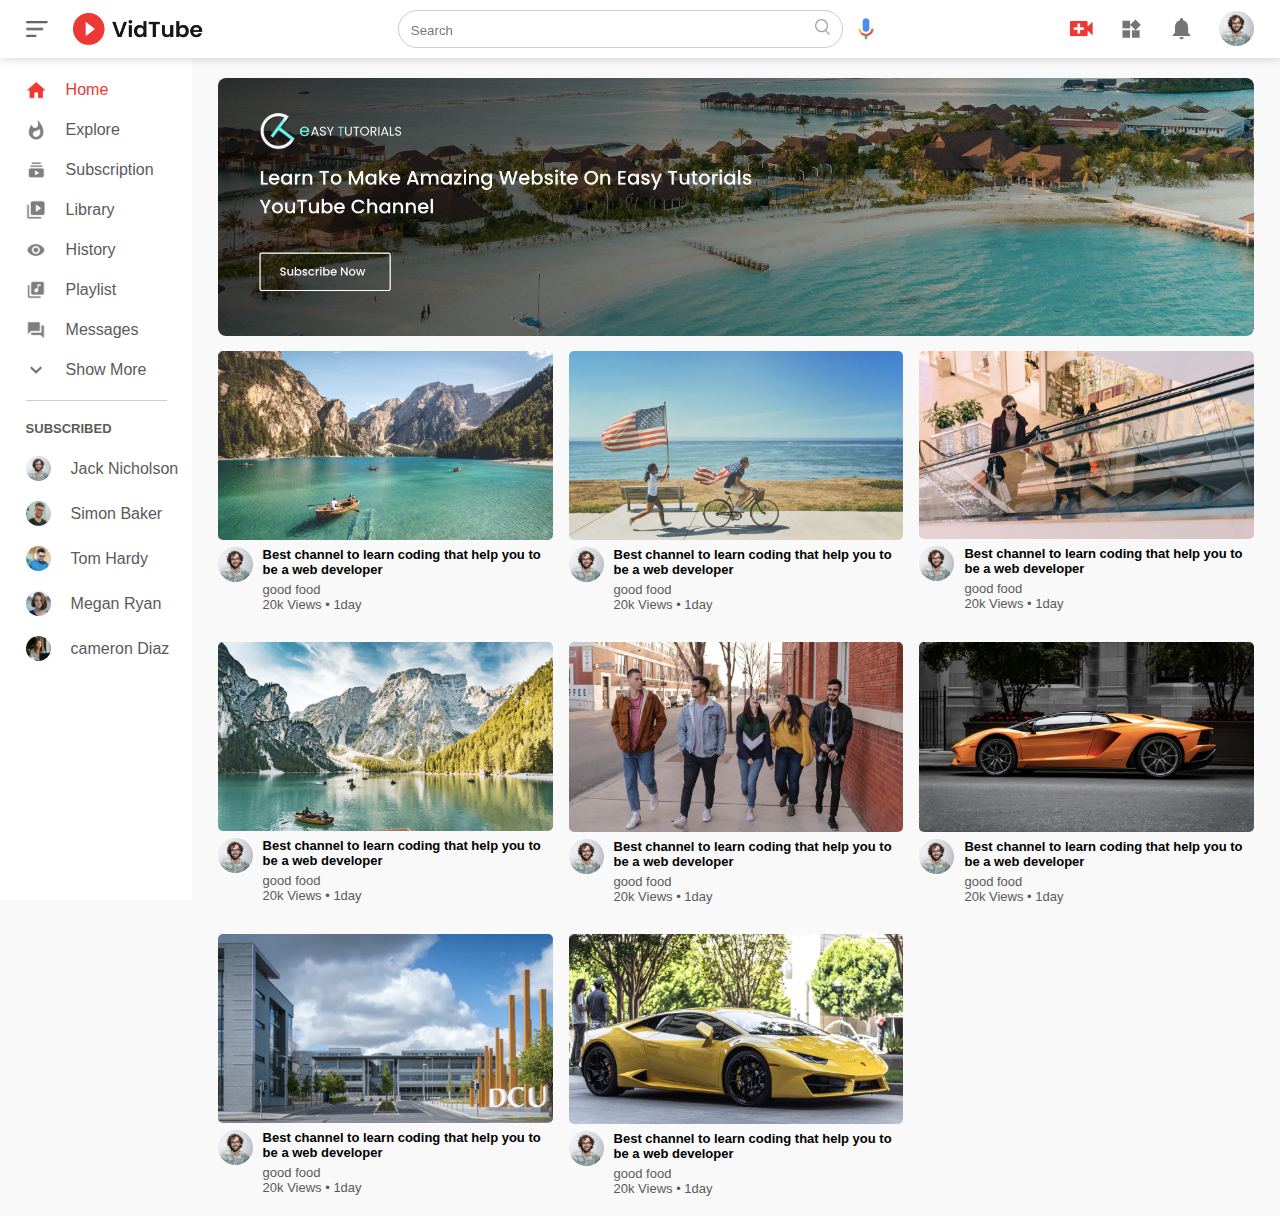
<file: index.html>
<html lang="en">
<head>
	<meta charset="UTF-8">
	<meta http-equiv="X-UA-Compatible" content="IE=edge">
	<meta name="viewport" content="width=device-width, initial-scale=1.0">
	<title>meke website like youtube</title>
	<link rel="stylesheet" href="style.css">
</head>
<body>
	


		<nav class="flex-div">

			<div class="nav-left flex-div">
				<img src="img/menu.png" class="menu-icon">
				<img src="img/logo.png"class="logo">
			</div>

			<div class="nav-middle flex-div">
				<div class="search-box flex-box">
					<input type="text" placeholder="Search">
					<img src="img/search.png" >
				</div>
				<img src="img/voice-search.png" class="mic-iocn">
			</div>

			<div class="nav-right flex-div">
				<img src="img/upload.png" >
				<img src="img/more.png" >
				<img src="img/notification.png" >
				<img src="img/Jack.png" class="user-icon">
			</div>

		</nav>
<!-- sidebar -->
<div class="sidebar">
	<div class="shortcut-links">
		<a href=""><img src="img/home.png" ><p>Home</p></a>
		<a href=""><img src="img/explore.png" ><p>Explore</p></a>
		<a href=""><img src="img/subscriprion.png" ><p>Subscription</p></a>
		<a href=""><img src="img/library.png" ><p>Library</p></a>
		<a href=""><img src="img/history.png" ><p>History</p></a>
		<a href=""><img src="img/playlist.png" ><p>Playlist</p></a>
		<a href=""><img src="img/messages.png" ><p>Messages</p></a>
		<a href=""><img src="img/show-more.png" ><p>Show More</p></a>
		<hr>
	</div>
	<div class="subscribed-list">
		<h3>SUBSCRIBED</h3>
		<a href=""><img src="img/Jack.png"><p>Jack Nicholson</p></a>
		<a href=""><img src="img/simon.png"><p>Simon Baker</p></a>
		<a href=""><img src="img/tom.png"><p>Tom Hardy</p></a>
		<a href=""><img src="img/megan.png"><p>Megan Ryan</p></a>
		<a href=""><img src="img/cameron.png"><p>cameron Diaz</p></a>
	</div>
</div>

<!-- main -->
<div class="container">

	<div class="banner">
		<img src="img/banner.png">
	</div>

	<div class="list-container">
		<div class="vid-list">
			<a href="play-vidio.html"><img src="img/thumbnail1.png" class="thumbnail"></a>
			<div class="flex-div">
				<img src="img/Jack.png" >
				<div class="vid-info">
					<a href="">Best channel to learn coding that help you to be a web developer</a>
					<p>good food</p>
					<p>20k Views &bull; 1day</p>
				</div>
			</div>
		</div>

		<div class="vid-list">
			<a href=""><img src="img/thumbnail2.png" class="thumbnail"></a>
			<div class="flex-div">
				<img src="img/Jack.png" >
				<div class="vid-info">
					<a href="">Best channel to learn coding that help you to be a web developer</a>
					<p>good food</p>
					<p>20k Views &bull; 1day</p>
				</div>
			</div>
		</div>

		<div class="vid-list">
			<a href=""><img src="img/thumbnail3.png" class="thumbnail"></a>
			<div class="flex-div">
				<img src="img/Jack.png" >
				<div class="vid-info">
					<a href="">Best channel to learn coding that help you to be a web developer</a>
					<p>good food</p>
					<p>20k Views &bull; 1day</p>
				</div>
			</div>
		</div>

		<div class="vid-list">
			<a href=""><img src="img/thumbnail4.png" class="thumbnail"></a>
			<div class="flex-div">
				<img src="img/Jack.png" >
				<div class="vid-info">
					<a href="">Best channel to learn coding that help you to be a web developer</a>
					<p>good food</p>
					<p>20k Views &bull; 1day</p>
				</div>
			</div>
		</div>

		<div class="vid-list">
			<a href=""><img src="img/thumbnail5.png" class="thumbnail"></a>
			<div class="flex-div">
				<img src="img/Jack.png" >
				<div class="vid-info">
					<a href="">Best channel to learn coding that help you to be a web developer</a>
					<p>good food</p>
					<p>20k Views &bull; 1day</p>
				</div>
			</div>
		</div>

		<div class="vid-list">
			<a href=""><img src="img/thumbnail6.png" class="thumbnail"></a>
			<div class="flex-div">
				<img src="img/Jack.png" >
				<div class="vid-info">
					<a href="">Best channel to learn coding that help you to be a web developer</a>
					<p>good food</p>
					<p>20k Views &bull; 1day</p>
				</div>
			</div>
		</div>

		<div class="vid-list">
			<a href=""><img src="img/thumbnail7.png" class="thumbnail"></a>
			<div class="flex-div">
				<img src="img/Jack.png" >
				<div class="vid-info">
					<a href="">Best channel to learn coding that help you to be a web developer</a>
					<p>good food</p>
					<p>20k Views &bull; 1day</p>
				</div>
			</div>
		</div>

		<div class="vid-list">
			<a href=""><img src="img/thumbnail8.png" class="thumbnail"></a>
			<div class="flex-div">
				<img src="img/Jack.png" >
				<div class="vid-info">
					<a href="">Best channel to learn coding that help you to be a web developer</a>
					<p>good food</p>
					<p>20k Views &bull; 1day</p>
				</div>
			</div>
		</div>

	</div>

</div>


<script src="main.js"></script>
</body>
</html>
</file>
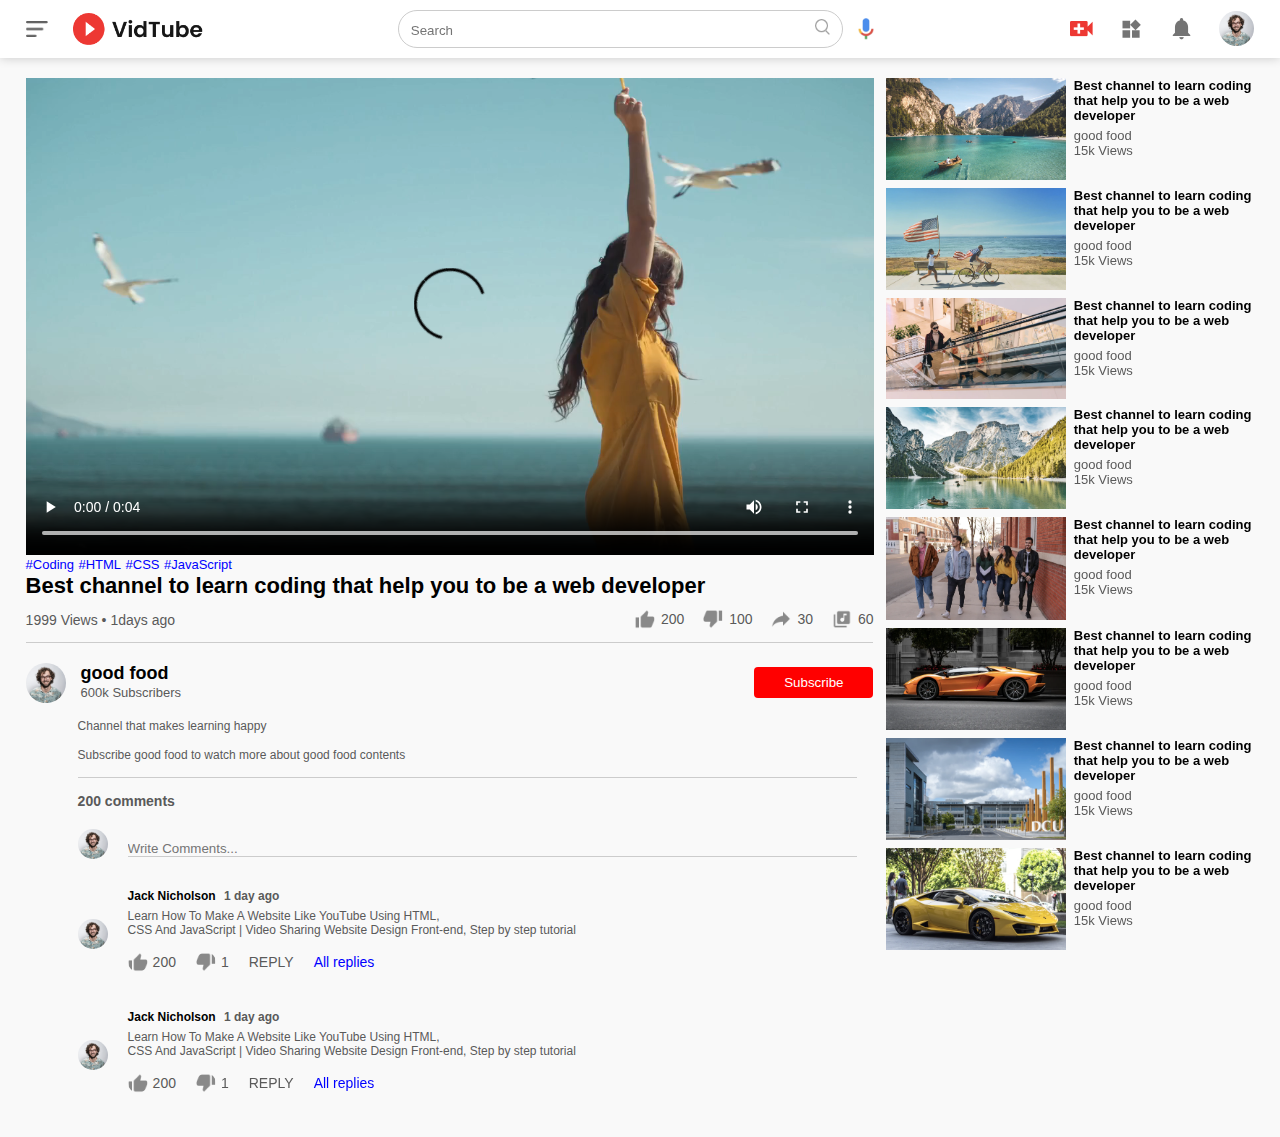
<file: play-vidio.html>
<html lang="en">
<head>
	<meta charset="UTF-8">
	<meta http-equiv="X-UA-Compatible" content="IE=edge">
	<meta name="viewport" content="width=device-width, initial-scale=1.0">
	<title>Play Vidio</title>
	<link rel="stylesheet" href="style.css">
</head>
<body>

	<nav class="flex-div">

		<div class="nav-left flex-div">
			<img src="img/menu.png" class="menu-icon">
			<img src="img/logo.png"class="logo">
		</div>

		<div class="nav-middle flex-div">
			<div class="search-box flex-box">
				<input type="text" placeholder="Search">
				<img src="img/search.png" >
			</div>
			<img src="img/voice-search.png" class="mic-iocn">
		</div>

		<div class="nav-right flex-div">
			<img src="img/upload.png" >
			<img src="img/more.png" >
			<img src="img/notification.png" >
			<img src="img/Jack.png" class="user-icon">
		</div>

	</nav>

	<div class="container play-container">
		<div class="row">
			<div class="play-video">
				<video controls autoplay>
					<source src="img/video.mp4" type="video/mp4">
				</video>
				<div class="tags">
					<a href="">#Coding</a> <a href="">#HTML</a> <a href="">#CSS</a> <a href="">#JavaScript</a>
				</div>
				<h3>Best channel to learn coding that help you to be a web developer</h3>
				<div class="play-video-info">
					<p>1999 Views &bull; 1days ago</p>
					<div>
						<a href=""><img src="img/like.png" >200</a>
						<a href=""><img src="img/dislike.png" >100</a>
						<a href=""><img src="img/share.png" >30</a>
						<a href=""><img src="img/save.png" >60</a>
					</div>
				</div>
				<hr>
				<div class="plublisher">
					<img src="img/Jack.png" >
					<div>
						<p>good food</p>
						<span>600k Subscribers</span>
					</div>
					<button type="button">Subscribe</button>
				</div>
				<div class="vid-description">
					<p>Channel that makes learning happy</p>
					<p>Subscribe good food to watch more about good food contents</p>
				<hr>
				<h4>200 comments</h4>

				<div class="add-comment">
					<img src="img/Jack.png" >
					<input type="text" placeholder="Write Comments...">
				</div>
				<div class="old-comment">
					<img src="img/Jack.png">
					<div>
						<h3>Jack Nicholson <span>1 day ago</span></h3>
						<p>Learn How To Make A Website Like YouTube Using HTML,<br> CSS And JavaScript | Video Sharing Website Design Front-end, Step by step tutorial</p>
						<div class="acomment-action">
							<img src="img/like.png" >
							<span>200</span>
							<img src="img/dislike.png">
							<span>1</span>
							<span>REPLY</span>
							<a href="">All replies</a>
						</div>
					</div>
				</div>

				<div class="old-comment">
					<img src="img/Jack.png">
					<div>
						<h3>Jack Nicholson <span>1 day ago</span></h3>
						<p>Learn How To Make A Website Like YouTube Using HTML,<br> CSS And JavaScript | Video Sharing Website Design Front-end, Step by step tutorial</p>
						<div class="acomment-action">
							<img src="img/like.png" >
							<span>200</span>
							<img src="img/dislike.png">
							<span>1</span>
							<span>REPLY</span>
							<a href="">All replies</a>
						</div>
					</div>
				</div>
				
				</div>

			</div>
			<div class="right-sidebar">

				<div class="side-video-list">
					<a href="" class="small-thumbnail"><img src="img/thumbnail1.png" ></a>
					<div class="vid-info">
						<a href="">Best channel to learn coding that help you to be a web developer</a>
						<p>good food</p>
						<p>15k Views</p>
					</div>
				</div>

				<div class="side-video-list">
					<a href="" class="small-thumbnail"><img src="img/thumbnail2.png" ></a>
					<div class="vid-info">
						<a href="">Best channel to learn coding that help you to be a web developer</a>
						<p>good food</p>
						<p>15k Views</p>
					</div>
				</div>

				<div class="side-video-list">
					<a href="" class="small-thumbnail"><img src="img/thumbnail3.png" ></a>
					<div class="vid-info">
						<a href="">Best channel to learn coding that help you to be a web developer</a>
						<p>good food</p>
						<p>15k Views</p>
					</div>
				</div>

				<div class="side-video-list">
					<a href="" class="small-thumbnail"><img src="img/thumbnail4.png" ></a>
					<div class="vid-info">
						<a href="">Best channel to learn coding that help you to be a web developer</a>
						<p>good food</p>
						<p>15k Views</p>
					</div>
				</div>

				<div class="side-video-list">
					<a href="" class="small-thumbnail"><img src="img/thumbnail5.png" ></a>
					<div class="vid-info">
						<a href="">Best channel to learn coding that help you to be a web developer</a>
						<p>good food</p>
						<p>15k Views</p>
					</div>
				</div>

				<div class="side-video-list">
					<a href="" class="small-thumbnail"><img src="img/thumbnail6.png" ></a>
					<div class="vid-info">
						<a href="">Best channel to learn coding that help you to be a web developer</a>
						<p>good food</p>
						<p>15k Views</p>
					</div>
				</div>

				<div class="side-video-list">
					<a href="" class="small-thumbnail"><img src="img/thumbnail7.png" ></a>
					<div class="vid-info">
						<a href="">Best channel to learn coding that help you to be a web developer</a>
						<p>good food</p>
						<p>15k Views</p>
					</div>
				</div>

				<div class="side-video-list">
					<a href="" class="small-thumbnail"><img src="img/thumbnail8.png" ></a>
					<div class="vid-info">
						<a href="">Best channel to learn coding that help you to be a web developer</a>
						<p>good food</p>
						<p>15k Views</p>
					</div>
				</div>
				
			</div>
		</div>
	</div>
</body>
</html>
</file>
<file: style.css>
*{
	margin: 0;
	padding: 0;
	font-family: 'poppins', sans-serif;
	box-sizing: border-box;
}

a{
	text-decoration: none;
	color: #5a5a5a;
}

img{
	cursor: pointer;
}

.flex-div{
	display: flex;
	align-items: center;
}

nav{
	padding: 10px 2%;
	justify-content: space-between;
	box-shadow: 0 0 10px rgba(0, 0, 0, 0.2);
	background: #fff;
	position: sticky;
	top: 0;
	z-index: 10;
}

.nav-right img{
	width: 25px;
	margin-right: 25px;
}

.nav-right .user-icon{
	width: 35px;
	border-radius: 50%;
	margin-right: 0;
}

.nav-left .menu-icon{
	width: 22px;
	margin-right: 25px;
}

.nav-left .logo{
	width: 130px;
}

.nav-middle .mic-iocn{
	width: 16px;
}

.nav-middle .search-box{
	border: 1px solid #ccc;
	margin-right: 15px;
	padding: 8px 12px;
	border-radius: 25px;
}

.nav-middle .search-box input{
	width: 400px;
	border: 0;
	outline: 0;
	background: transparent;
}

.nav-middle .search-box img{
	width: 15px;
}
/* -------------sidebar------------ */
.sidebar{
	background: #fff;
	width: 15%;
	height: 100vh;
	position: fixed;
	top: 0;
	padding-left: 2%;
	padding-top: 80px;
}

.shortcut-links a img{
	width: 20px;
	margin-right: 20px;
}

.shortcut-links a{
	display: flex;
	align-items: center;
	margin-bottom: 20px;
	width: fit-content;
	flex-wrap: wrap;
}

.shortcut-links a:first-child{
	color: #ed3833;
}

.sidebar hr{
	border: 0;
	height: 1px;
	background: #ccc;
	width: 85%;
}

.subscribed-list h3{
	font-size: 13px;
	margin: 20px 0;
	color: #5a5a5a;
}

.subscribed-list a{
	display: flex;
	align-items: center;
	width: fit-content;
	margin-bottom: 20px;
	flex-wrap: wrap;
}

.subscribed-list a img{
	width: 25px;
	border-radius: 50%;
	margin-right: 20px;
}

.small-sidebar{
 	width: 5%;
}

.small-sidebar a p{
	display: none;
}

.small-sidebar h3{
	display: none;
}

.small-sidebar hr{
	width: 50%;
	margin-bottom: 25px;
}

/* ----------main---------- */
.container{
	padding-left: 17%;
	background: #f9f9f9;
	padding-right: 2%;
	padding-top: 20px;
	padding-bottom: 20px;
}

.large-container{
	padding-left: 7%;
}

.banner{
	width: 100%;
}

.banner img{
	width: 100%;
	border-radius: 8px;
}

.list-container{
	display: grid;
	grid-template-columns: repeat(auto-fit,minmax(250px,1fr));
	grid-column-gap: 16px;
	grid-row-gap: 30px;
	margin-top: 15px;
}

.vid-list .thumbnail{
	width: 100%;
	border-radius: 5px;
}

.vid-list .flex-div{
	align-items: flex-start;
	margin-top: 7px;
}

.vid-list .flex-div img{
	width: 35px;
	margin-right: 10px;
	border-radius: 50%;
}

.vid-info{
	color: #5a5a5a;
	font-size: 13px;
}

.vid-info a{
	color: #000;
	font-weight: 600;
	display: block;
	margin-bottom: 5px;
}


@media (max-width: 900px) {
	.menu-icon,
	.sidebar{
		display: none;
	}

	.container,
	.large-container{
		padding-left: 5%;
		padding-right: 5%;
	}

	.nav-right img{
		display: none;
	}

	.nav-right .user-icon{
		display: block;
		width: 35px;
	}

	.nav-middle .search-box input{
		width: 100px;
	}

	.nav-left .logo{
		width: 100px;
	}

	.nav-middle .search-box{
		margin-right: 10px;
	}
}




/* -------------play video page------------ */
.play-container{
	padding-left: 2%;
}

.row{
	display: flex;
	justify-content: space-between;
	flex-wrap: wrap;
}

.play-video{
	flex-basis: 69%;
}

.right-sidebar{
	flex-basis: 30%;
}

.play-video video{
	width: 100%;
}

.side-video-list{
	display: flex;
	justify-content: space-between;
	margin-bottom: 8px;
}

.side-video-list img{
	width: 100%;
}

.side-video-list .small-thumbnail,
.side-video-list .vid-info{
	flex-basis: 49%;
}

.play-video .tags a{
	color: #0000ff;
	font-size: 13px;
}

.play-video h3{
	font-weight: 600;
	font-size: 22px;
}

.play-video .play-video-info{
	display: flex;
	align-items: center;
	justify-content: space-between;
	flex-wrap: wrap;
	margin-top: 10px;
	font-size: 14px;
	color: #5a5a5a;
}

.play-video .play-video-info a img{
	width: 20px;
	margin-right: 6px;
}

.play-video .play-video-info a{
	display: inline-flex;
	align-items: center;
	margin-left: 15px;
}

.play-video hr{
	border: 0;
	height: 1px;
	background: #ccc;
	margin: 10px 0;
}

.plublisher{
	display: flex;
	align-items: center;
	margin-top: 20px;
}

.plublisher div{
	flex: 1;
	line-height: 20px;
}

.plublisher img{
	width: 40px;
	border-radius: 50%;
	margin-right: 15px;
}

.plublisher div p{
	color: #000;
	font-weight: 600;
	font-size: 18px;
}

.plublisher div span{
	font-size: 13px;
	color: #5a5a5a;
}

.plublisher button{
	background: red;
	color: #fff;
	padding: 8px 30px;
	border: 0;
	outline: 0;
	border-radius: 4px;
	cursor: pointer;
}

.vid-description{
	display: block;
	padding-left: 36px;
	margin: 16px;
}

.vid-description p{
	font-size: 12px;
	color: #5a5a5a;
	margin-bottom: 15px;
}

.vid-description h4{
	font-size: 14px;
	color: #5a5a5a;
	margin-top: 15px;
}

.add-comment{
	display: flex;
	align-items: center;
	margin-top: 20px;
}

.add-comment img{
	width: 30px;
	border-radius: 50%;
	margin-right: 20px;
}

.add-comment input{
	width: 100%;
	border: 0;
	outline: 0;
	border-bottom: 1px solid #ccc;
	padding-top: 10px;
	background: transparent;
}

.old-comment{
	display: flex;
	margin-top: 30px;
	align-items: center;
}

.old-comment img{
	width: 30px;
	height: 30px;
	border-radius: 50%;
	margin-right: 20px;
}

.old-comment h3{
	font-size: 12px;
}

.old-comment h3 span{
	color: #5a5a5a;
	margin-left: 5px;
}

.old-comment p{
	margin-top: 6px;
}

.acomment-action{
	display: flex;
	align-items: center;
	margin:8px 0;
	font-size: 14px;
}

.acomment-action img{
	width: 20px;
	height: 20px;
	margin-right: 5px;
}

.acomment-action span{
 margin-right: 20px;
 color: #5a5a5a;
}

.acomment-action a{
	color: #0000ff;
}


@media (max-width: 900px) {
	.play-video{
		flex-basis: 100%;
		/* margin:10px 5px; */
	}
	.right-sidebar{
		flex-basis: 100%;
	}

	.play-container{
		padding-left: 5%;
	}

	.vid-description{
		padding-left: 0;
	}

	.play-video-info div{
		margin-top: 6px;
	}

	.play-video .play-video-info a{
		margin-left: 0;
		margin-right: 15px;
	}
}
</file>
